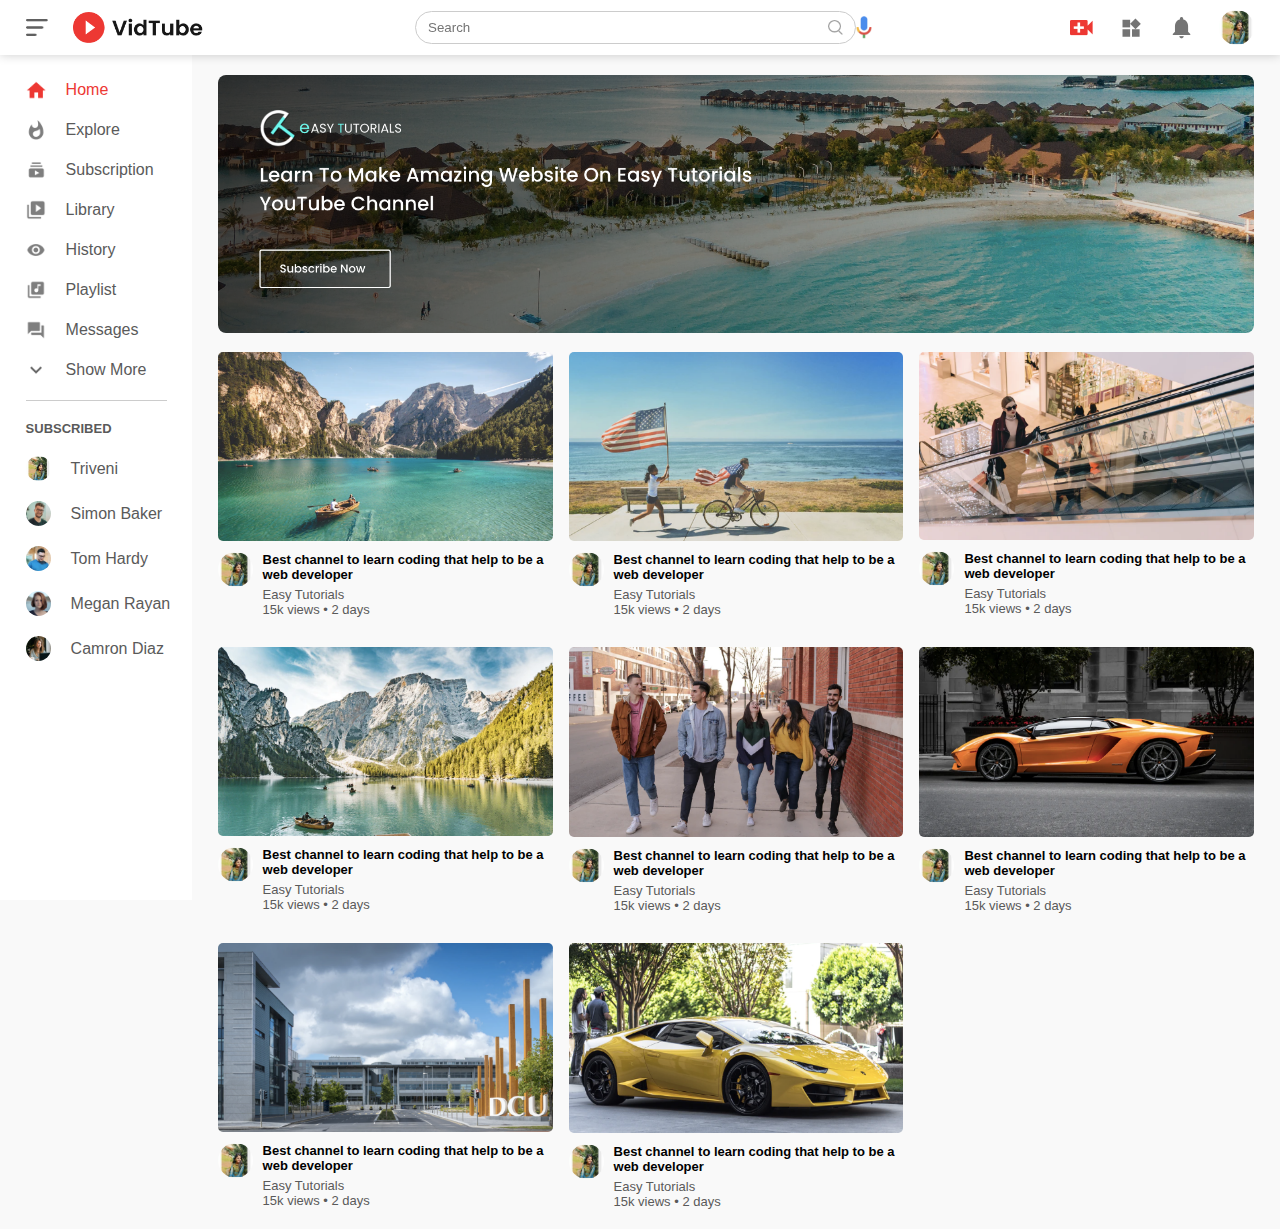
<file: index.html>
<!DOCTYPE html>
<html lang="en">
<head>
    <meta charset="UTF-8">
    <meta http-equiv="X-UA-Compatible" content="IE=edge">
    <meta name="viewport" content="width=device-width, initial-scale=1.0">
    <title>Video Sharing Website- Easy Tutorials Youtube Channel</title>
    <link rel="stylesheet" href="style.css">
</head>
<body>
    <nav class="flex-div">
        <div class="nav-left flex-div">
            <img src="images/menu.png" class="menu-icon">
            <img src="images/logo.png" class="logo">
        </div>
        <div class="nav-middle flex-div">
            <div class="search-box flex-div">
                <input type="text" placeholder="Search">
                <img src="images/search.png">
            </div>
            <img src="./images/voice-search.png" class="mic-icon">
        </div>
        <div class="nav-right flex-div">
            <img src="images/upload.png">
            <img src="images/more.png">
            <img src="images/notification.png">
            <img src="./images/triv.jpg" class="user-icon">
            
        </div>
    </nav>
<!-- ----------------side bar ---------------- -->
<div class="sidebar">
    <div class="shortcut-links">
        <a href=""><img src="images/home.png"><p>Home</p></a>
        <a href=""><img src="images/explore.png"><p>Explore</p></a>
        <a href=""><img src="images/subscriprion.png"><p>Subscription</p></a>
        <a href=""><img src="images/library.png"><p>Library</p></a>
        <a href=""><img src="images/history.png"><p>History</p></a>
        <a href=""><img src="images/playlist.png"><p>Playlist</p></a>
        <a href=""><img src="images/messages.png"><p>Messages</p></a>
        <a href=""><img src="images/show-more.png"><p>Show More</p></a>
        <hr>
    </div>
    <div class="subscribed-list">
        <h3>SUBSCRIBED</h3>
        <a href=""><img src="images/triv.jpg"><p>Triveni</p></a>
        <a href=""><img src="images/simon.png"><p>Simon Baker</p></a>
        <a href=""><img src="images/tom.png"><p>Tom Hardy</p></a>
        <a href=""><img src="images/megan.png"><p>Megan Rayan</p></a>
        <a href=""><img src="images/cameron.png"><p>Camron Diaz</p></a>
        
    </div>

</div>



<!-- ----------main---------- -->

<div class="container">
    <div class="banner">
        <img src="images/banner.png">
    </div>
    <div class="list-container">
        <div class="vid-list">
            <a href="play-video.html"><img src="./images/thumbnail1.png" class="thumbnail"></a>
            <div class="flex-div">
                <img src="./images/triv.jpg">
                 <div class="vid-info">
                     <a href="play-video.html">Best channel to learn coding that help to be a web developer</a>
                     <p>Easy Tutorials</p>
                     <p>15k views &bull; 2 days</p>

                 </div>
                

            </div>

        </div>
        <div class="vid-list">
            <a href=""><img src="./images/thumbnail2.png" class="thumbnail"></a>
            <div class="flex-div">
                <img src="./images/triv.jpg">
                 <div class="vid-info">
                     <a href="">Best channel to learn coding that help to be a web developer</a>
                     <p>Easy Tutorials</p>
                     <p>15k views &bull; 2 days</p>

                 </div>
                

            </div>

        </div>
        <div class="vid-list">
            <a href=""><img src="./images/thumbnail3.png" class="thumbnail"></a>
            <div class="flex-div">
                <img src="./images/triv.jpg">
                 <div class="vid-info">
                     <a href="">Best channel to learn coding that help to be a web developer</a>
                     <p>Easy Tutorials</p>
                     <p>15k views &bull; 2 days</p>

                 </div>
                

            </div>

        </div>
        <div class="vid-list">
            <a href=""><img src="./images/thumbnail4.png" class="thumbnail"></a>
            <div class="flex-div">
                <img src="./images/triv.jpg">
                 <div class="vid-info">
                     <a href="">Best channel to learn coding that help to be a web developer</a>
                     <p>Easy Tutorials</p>
                     <p>15k views &bull; 2 days</p>

                 </div>
                

            </div>

        </div>
        <div class="vid-list">
            <a href=""><img src="./images/thumbnail5.png" class="thumbnail"></a>
            <div class="flex-div">
                <img src="./images/triv.jpg">
                 <div class="vid-info">
                     <a href="">Best channel to learn coding that help to be a web developer</a>
                     <p>Easy Tutorials</p>
                     <p>15k views &bull; 2 days</p>

                 </div>
                

            </div>

        </div>
        <div class="vid-list">
            <a href=""><img src="./images/thumbnail6.png" class="thumbnail"></a>
            <div class="flex-div">
                <img src="./images/triv.jpg">
                 <div class="vid-info">
                     <a href="">Best channel to learn coding that help to be a web developer</a>
                     <p>Easy Tutorials</p>
                     <p>15k views &bull; 2 days</p>

                 </div>
                

            </div>

        </div>
        <div class="vid-list">
            <a href=""><img src="./images/thumbnail7.png" class="thumbnail"></a>
            <div class="flex-div">
                <img src="./images/triv.jpg">
                 <div class="vid-info">
                     <a href="">Best channel to learn coding that help to be a web developer</a>
                     <p>Easy Tutorials</p>
                     <p>15k views &bull; 2 days</p>

                 </div>
                

            </div>

        </div>
        <div class="vid-list">
            <a href=""><img src="./images/thumbnail8.png" class="thumbnail"></a>
            <div class="flex-div">
                <img src="./images/triv.jpg">
                 <div class="vid-info">
                     <a href="">Best channel to learn coding that help to be a web developer</a>
                     <p>Easy Tutorials</p>
                     <p>15k views &bull; 2 days</p>

                 </div>
                

            </div>

        </div>



    </div>
</div>

    <script src="script.js"></script>
</body>
</html>
</file>
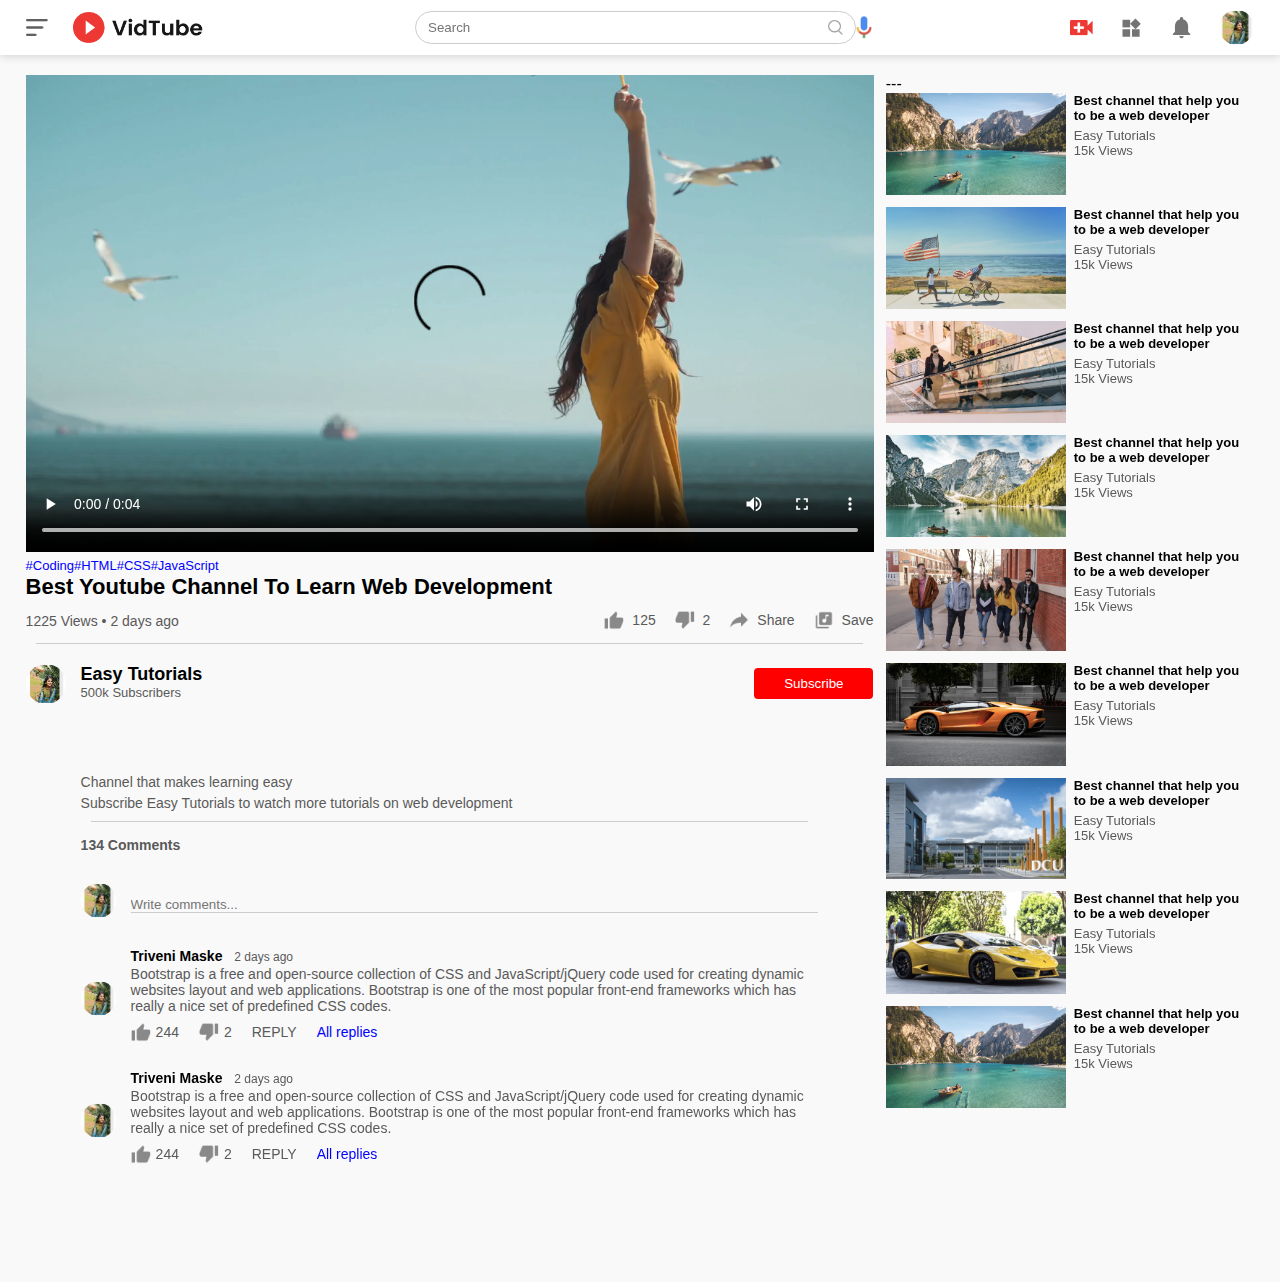
<file: play-video.html>
<!DOCTYPE html>
<html lang="en">
<head>
    <meta charset="UTF-8">
    <meta http-equiv="X-UA-Compatible" content="IE=edge">
    <meta name="viewport" content="width=device-width, initial-scale=1.0">
    <title>Play Video - Easy Tutorials Youtube Channel</title>
    <link rel="stylesheet" href="style.css">
</head>
<body>
    <nav class="flex-div">
        <div class="nav-left flex-div">
            <img src="images/menu.png" class="menu-icon">
            <img src="images/logo.png" class="logo">
        </div>
        <div class="nav-middle flex-div">
            <div class="search-box flex-div">
                <input type="text" placeholder="Search">
                <img src="images/search.png">
            </div>
            <img src="./images/voice-search.png" class="mic-icon">
        </div>
        <div class="nav-right flex-div">
            <img src="images/upload.png">
            <img src="images/more.png">
            <img src="images/notification.png">
            <img src="./images/triv.jpg" class="user-icon">
            
        </div>
    </nav>



    <div class="container play-container">
        <div class="row">
            <div class="play-video">
                <video controls autoplay>
                    <source src="images/video.mp4" type="video/mp4">
                </video>
                <div class="tags">
                    <a href="">#Coding</a><a href="">#HTML</a><a href="">#CSS</a><a href="">#JavaScript</a>
                </div>
                <h3>Best Youtube Channel To Learn Web Development</h3>
                <div class="play-video-info">
                    <p>1225 Views &bull; 2 days ago</p>
                    <div>
                        <a href=""><img src="images/like.png">125</a>
                        <a href=""><img src="images/dislike.png">2</a>
                        <a href=""><img src="images/share.png">Share</a>
                        <a href=""><img src="images/save.png">Save</a>
                    </div>
                </div>
                <hr>
                <div class="publisher">
                    <img src="images/triv.jpg">
                    <div>
                        <p>Easy Tutorials</p>
                        <span>500k Subscribers</span>
                    </div>
                    <button type="button">Subscribe</button>
                </div>
                <div class="vid-description">
                    <p>Channel that makes learning easy</p>
                    <p>Subscribe Easy Tutorials to watch more tutorials on web development</p>
                    <hr>
                    <h4>134 Comments</h4>

                    <div class="add-comment">
                        <img src="images/triv.jpg">
                        <input type="text" placeholder="Write comments...">
                    </div>
                    <div class="old-comment">
                        <img src="images/triv.jpg">
                        <div>
                            <h3>Triveni Maske <span>2 days ago</span></h3>
                            <p>Bootstrap is a free and open-source collection of CSS and JavaScript/jQuery code used for creating dynamic websites layout and web applications. Bootstrap is one of the most popular front-end frameworks which has really a nice set of predefined CSS codes. </p>
                            <div class="acomment-action">
                                <img src="images/like.png">
                                <span>244</span>
                                <img src="images/dislike.png">
                                <span>2</span>
                                <span>REPLY</span>
                                <a href="">All replies</a>
                            </div>
                        </div>
                    </div>
                    <div class="old-comment">
                        <img src="images/triv.jpg">
                        <div>
                            <h3>Triveni Maske <span>2 days ago</span></h3>
                            <p>Bootstrap is a free and open-source collection of CSS and JavaScript/jQuery code used for creating dynamic websites layout and web applications. Bootstrap is one of the most popular front-end frameworks which has really a nice set of predefined CSS codes. </p>
                            <div class="acomment-action">
                                <img src="images/like.png">
                                <span>244</span>
                                <img src="images/dislike.png">
                                <span>2</span>
                                <span>REPLY</span>
                                <a href="">All replies</a>
                            </div>
                        </div>
                    </div>
                </div>
            </div>
            <div class="right-sidebar">---

                 <div class="side-video-list">
                     <a href="" class="small-thumbnail"><img src="images/thumbnail1.png"></a>
                    <div class="vid-info">
                         <a href="">Best channel that help you to be a web developer</a>
                         <p>Easy Tutorials</p>
                         <p>15k Views</p>
                     </div>
                 </div>
                 <div class="side-video-list">
                    <a href="" class="small-thumbnail"><img src="images/thumbnail2.png"></a>
                   <div class="vid-info">
                        <a href="">Best channel that help you to be a web developer</a>
                        <p>Easy Tutorials</p>
                        <p>15k Views</p>
                    </div>
                </div>
                <div class="side-video-list">
                    <a href="" class="small-thumbnail"><img src="images/thumbnail3.png"></a>
                   <div class="vid-info">
                        <a href="">Best channel that help you to be a web developer</a>
                        <p>Easy Tutorials</p>
                        <p>15k Views</p>
                    </div>
                </div>
                <div class="side-video-list">
                    <a href="" class="small-thumbnail"><img src="images/thumbnail4.png"></a>
                   <div class="vid-info">
                        <a href="">Best channel that help you to be a web developer</a>
                        <p>Easy Tutorials</p>
                        <p>15k Views</p>
                    </div>
                </div>
                <div class="side-video-list">
                    <a href="" class="small-thumbnail"><img src="images/thumbnail5.png"></a>
                   <div class="vid-info">
                        <a href="">Best channel that help you to be a web developer</a>
                        <p>Easy Tutorials</p>
                        <p>15k Views</p>
                    </div>
                </div>
                <div class="side-video-list">
                    <a href="" class="small-thumbnail"><img src="images/thumbnail6.png"></a>
                   <div class="vid-info">
                        <a href="">Best channel that help you to be a web developer</a>
                        <p>Easy Tutorials</p>
                        <p>15k Views</p>
                    </div>
                </div>
                <div class="side-video-list">
                    <a href="" class="small-thumbnail"><img src="images/thumbnail7.png"></a>
                   <div class="vid-info">
                        <a href="">Best channel that help you to be a web developer</a>
                        <p>Easy Tutorials</p>
                        <p>15k Views</p>
                    </div>
                </div>
                <div class="side-video-list">
                    <a href="" class="small-thumbnail"><img src="images/thumbnail8.png"></a>
                   <div class="vid-info">
                        <a href="">Best channel that help you to be a web developer</a>
                        <p>Easy Tutorials</p>
                        <p>15k Views</p>
                    </div>
                </div>
                <div class="side-video-list">
                    <a href="" class="small-thumbnail"><img src="images/thumbnail1.png"></a>
                   <div class="vid-info">
                        <a href="">Best channel that help you to be a web developer</a>
                        <p>Easy Tutorials</p>
                        <p>15k Views</p>
                    </div>
                </div>



            </div>
        </div>
    </div>
</body>
</html>
</file>
<file: style.css>
*{
    margin: 0;
    padding: 0;
    font-family: 'poppins',sans-serif;
    box-sizing: border-box;

}
a{
    text-decoration: none;
    color: #5a5a5a;
}
img{
    cursor: pointer;
}
.flex-div{
    display: flex;
    align-items: center;
}
nav{
    padding: 10px 2%;
    justify-content: space-between;
    box-shadow: 0 0 10px rgba(0, 0, 0, 0.2);
    background:#fff;
    position: sticky;
    top: 0;
    z-index: 10;
}
.nav-right img{
    width: 25px;
    margin-right: 25px;
}
.nav-right .user-icon{
    width: 35px;
    border-radius: 50%;
    margin-right: 0;
}
.nav-left .menu-icon{
    width: 22px;
    margin-right: 25px;
}
.nav-left .logo{
    width: 130px;
}
.nav-middle .mic-icon{
    width: 16px;
}
.nav-middle .search-box{
    border: 1px solid #ccc;
    margin-left: 15px;
    padding: 8px 12px;
    border-radius:25px;
}
.nav-middle .search-box input{
    width: 400px;
    border: 0;
    outline: 0;
    background: transparent;
}
.nav-middle .search-box img{
    width: 15px;
}
/* ----------side bar-------------- */

.sidebar{
    background: #fff;
    width: 15%;
    height: 100vh;
    position: fixed;
    top: 0;
    padding-left: 2%;
    padding-top: 80px;
}
.shortcut-links a img{
    width: 20px;
    margin-right: 20px;
}
.shortcut-links a{
    display: flex;
    align-items: center;
    margin-bottom: 20px;
    width: fit-content;
    flex-wrap: wrap;
}
.shortcut-links a:first-child{
    color: #ed3833;
}
.sidebar hr{
    border: 0;
    height: 1px;
    background: #ccc;
    width: 85%;
}

.subscribed-list h3{
    font-size: 13px;
    margin: 20px 0;
    color: #5a5a5a;
}
.subscribed-list a{
    display: flex;
    align-items: center;
    margin-bottom: 20px;
    width: fit-content;
    flex-wrap: wrap;
}
.subscribed-list a img{
    width: 25px;
    border-radius: 50%;
    margin-right: 20px;
}
.small-sidebar{
    width: 5%;
}
.small-sidebar a p{
    display: none;
}
.small-sidebar h3{
    display: none;
}
.small-sidebar hr{
    width: 50%;
    margin-bottom: 25px;
}
/* -----------main--------- */

.container{
    background: #f9f9f9;
    padding-left: 17%;
    padding-right: 2%;
    padding-top: 20px;
    padding-bottom: 20px;
}
.large-container{
    padding-left: 7%;
}


.banner{
    width: 100%;
}
.banner img{
    width: 100%;
    border-radius: 8px;
}
.list-container{
    display: grid;
    grid-template-columns: repeat(auto-fit,minmax(250px,1fr));
    grid-column-gap: 16px;
    grid-row-gap: 30px;
    margin-top: 15px;
}
.vid-list .thumbnail{
     width: 100%;
     border-radius: 5px;
}
.vid-list .flex-div{
    align-items: flex-start;
    margin-top: 7px;
}
.vid-list .flex-div img{
    width: 35px;
    margin-right: 10px;
    border-radius: 50%;
}
.vid-info{
    color: #5a5a5a;
    font-size: 13px;
}
.vid-info a{
    color: #000;
    font-weight: 600;
    display: block;
    margin-bottom: 5px;
}

@media(max-width: 900px){
    .menu-icon{
        display: none;
    }
    .sidebar{
        display: none;
    }
    .container, .large-container{
        padding-left: 5%;
        padding-right: 5%;
    }
    .nav-right{
        display: none;
    }
    .nav-right .user-icon{
        display: block;
        width: 30px;
    }
    .nav-middle .search-box input{
        width: 100px;
    }
    .nav-middle .mic-icon{
        display: none;
    }
    .logo{
        width: 90px;
    }
}

/* --------------play video page ---------- */
.play-container{
    padding-left: 2%;
}
.row{
    display: flex;
    justify-content: space-between;
    flex-wrap: wrap;
}
.play-video{
    flex-basis: 69%;
}
.right-sidebar{
    flex-basis: 30%;
}
.play-video video{
    width: 100%;
}
.side-video-list{
    display: flex;
    justify-content: space-between;
    margin-bottom: 8px;
}
.side-video-list img{
    width: 100%;
}
.side-video-list .small-thumbnail{
    flex-basis: 49%;
}
.side-video-list .vid-info{
    flex-basis: 49%;
}
.play-video .tags a{
    color: #0000ff;
    font-size: 13px;
}
.play-video h3{
    font-weight: 600;
    font-size: 22px;
}
.play-video .play-video-info{
    display: flex;
    align-items: center;
    justify-content: space-between;
    flex-wrap: wrap;
    margin-top: 10px;
    font-size: 14px;
    color: #5a5a5a;
}
.play-video .play-video-info a img{
    width: 20px;
    margin-right: 8px;
}
.play-video .play-video-info a{
    display: inline-flex;
    align-items: center ;
    margin-left: 15px;
}
.play-video hr{
    border: 0;
    height: 1px;
    background: #ccc;
    margin: 10px;
}
.publisher{
    display: flex;
    align-items: center;
    margin-top: 20px;
}
.publisher div{
    flex: 1;
    line-height: 18px;
}
.publisher img{
    width: 40px;
    border-radius: 50px;
    margin-right: 15px;
}
.publisher div p{
    color: #000;
    font-weight: 600;
    font-size: 18px;
}
.publisher div span{
    font-size: 13px;
    color: #5a5a5a;
}
.publisher button{
    background: red;
    color: #fff;
    padding: 8px 30px;
    border: 0;
    outline: 0;
    border-radius: 4px;
    cursor: pointer;
}
.vid-description{
    padding: 55px;
    margin: 15px 0;
}
.vid-description p{
    font-size: 14px;
    margin-bottom: 5px;
    color: #5a5a5a;
}
.vid-description h4{
    font-size: 14px;
    color: #5a5a5a;
    margin-top: 15px;
}
.add-comment{
    display: flex;
    align-items: center;
    margin: 30px 0;
}
.add-comment img{
    width: 35px;
    border-radius: 50%;
    margin-right: 15px;
}
.add-comment input{
    border: 0;
    outline: 0;
    border-bottom: 1px solid #ccc;
    width: 100%;
    padding-top: 10px;
    background: transparent;
}
.old-comment{
    display: flex;
    align-items: center;
    margin: 20px 0;
}
.old-comment img{
    width: 35px;
    border-radius: 50%;
    margin-right: 15px;
}
.old-comment h3{
    font-size: 14px;
    margin-bottom: 2px;
}
.old-comment h3 span{
    font-size: 12px;
    color: #5a5a5a;
    font-weight: 500;
    margin-left: 8px;
}
.old-comment .acomment-action{
    display: flex;
    align-items: center;
    margin: 8px 0;
    font-size: 14px;
}
.old-comment .acomment-action img{
    border-radius: 0;
    width: 20px;
    margin-right: 5px;
}
.old-comment .acomment-action span{
    margin-right: 20px;
    color: #5a5a5a;
}
.old-comment .acomment-action a{
    color: #0000ff;
}
@media(max-width:900px){
    .play-video{
        flex-basis: 100%;
    }
    .right-sidebar{
        flex-basis: 100%;
    }
    .play-container{
        padding-left: 5%;
    }
    .vid-description{
        padding-left: 0;
    }
    .play-video .play-video-info a{
        margin-left: 0;
        margin-right: 15px;
        margin-top: 15px;
    }
}
</file>
